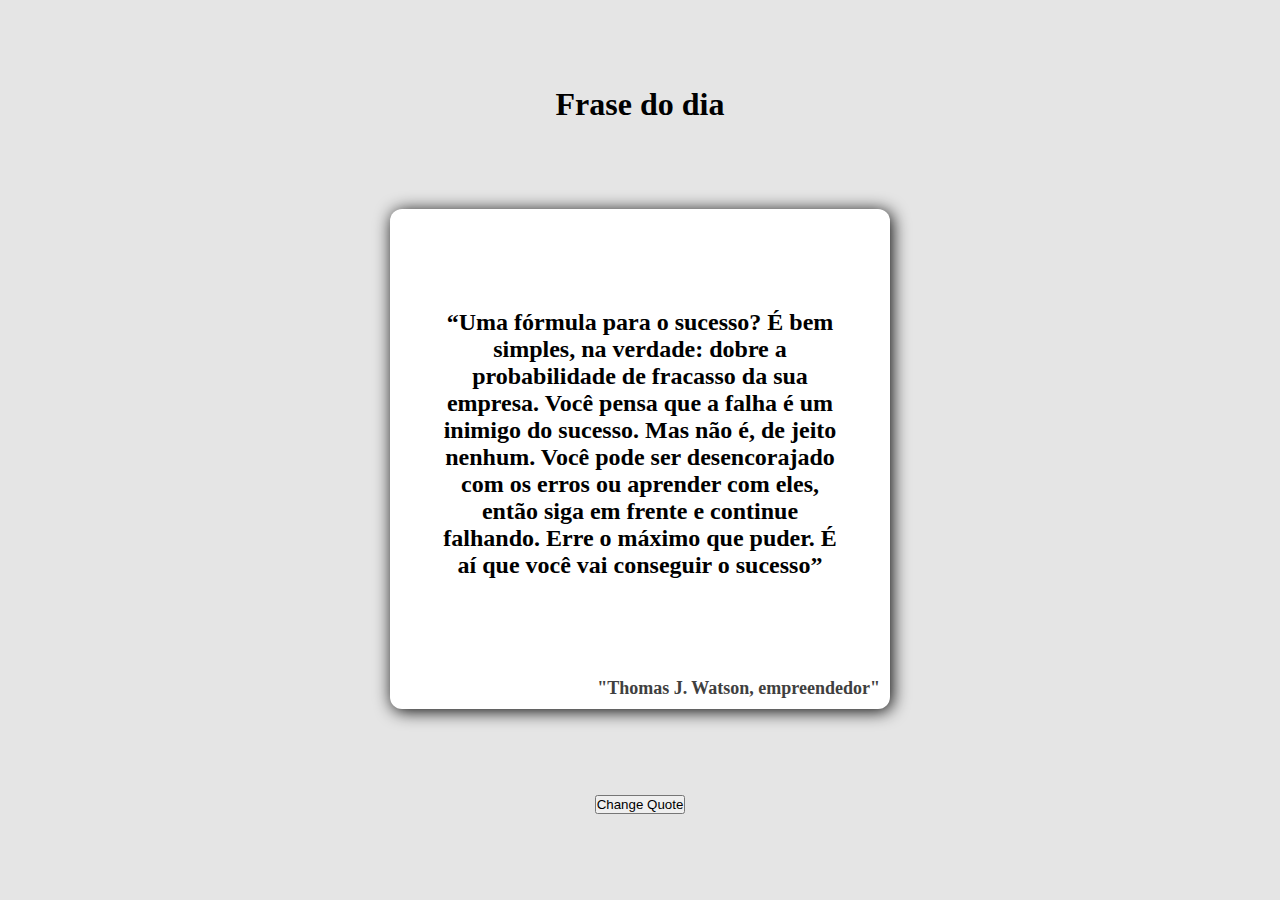
<file: casa-03/index.html>
<!DOCTYPE html>
<html lang="pt-BR">

<head>
    <meta charset="UTF-8">
    <meta http-equiv="X-UA-Compatible" content="IE=edge">
    <meta name="viewport" content="width=device-width, initial-scale=1.0">
    <link rel="stylesheet" href="styles.css">
    <title>Frase do Dia</title>
</head>

<body>
    <h1>Frase do dia</h1>
    <div class="card-box">
        <div class="quote-box">
            <h2 class="quote">“Uma fórmula para o sucesso? É bem simples, na verdade: dobre a probabilidade de fracasso
                da
                sua empresa. Você pensa que a falha é um inimigo do sucesso. Mas não é, de jeito nenhum. Você pode ser
                desencorajado com os erros ou aprender com eles, então siga em frente e continue falhando. Erre o máximo
                que
                puder. É aí que você vai conseguir o sucesso”</h2>
        </div>
        <p class="author">"Thomas J. Watson, empreendedor"</p>
    </div>
    <button type="button" onclick="changeQuote()">Change Quote</button>

    <script>
        const frases = ["“Se você traçar metas absurdamente altas e falhar, seu fracasso será muito melhor que o sucesso de todos” – James Cameron, cineasta", "“O sucesso normalmente vem para quem está ocupado demais para procurar por ele” – Henry David Thoreau, filósofo", "“A vida é melhor para aqueles que fazem o possível para ter o melhor – John Wooden, jogador e treinador de basquete", "“Os empreendedores falham, em média, 3,8 vezes antes do sucesso final. O que separa os bem-sucedidos dos outros é a persistência” – Lisa M. Amos, executiva", "“Se você não está disposto a arriscar, esteja disposto a uma vida comum” – Jim Rohn, empreendedor", "“Escolha uma ideia. Faça dessa ideia a sua vida. Pense nela, sonhe com ela, viva pensando nela. Deixe cérebro, músculos, nervos, todas as partes do seu corpo serem preenchidas com essa ideia. Esse é o caminho para o sucesso” – Swami Vivekananda, pensador hindu", "“Para de perseguir o dinheiro e comece a perseguir o sucesso” – Tony Hsieh, empreendedor", "“Todos os seus sonhos podem se tornar realidade se você tem coragem para persegui-los” – Walt Disney, desenhista e empreendedor", "“Ter sucesso é falhar repetidamente, mas sem perder o entusiasmo” – Winston Churchill, político", "“Sempre que você vir uma pessoa de sucesso, você sempre verá as glórias, nunca os sacrifícios que os levaram até ali” – Vaibhav Shah, pensador", "“Sucesso? Eu não sei o que isso significa. Eu sou feliz. A definição de sucesso varia de pessoa para pessoa Para mim, sucesso é paz anterior” – Denzel Washington, ator", "“Oportunidades não surgem. É você que as cria” – Chris Grosser, fotógrafo", "“Não tente ser uma pessoa de sucesso. Em vez disso, seja uma pessoa de valor” – Albert Einstein, físico", "“Não é o mais forte que sobrevive, nem o mais inteligente. Quem sobrevive é o mais disposto à mudança” – Charles Darwin, biólogo", "“A melhor vingança é um sucesso estrondoso” – Frank Sinatra, cantor", "“Eu não falhei. Só descobri 10 mil caminhos que não eram o certo” – Thomas Edison, inventor", "“Um homem de sucesso é aquele que cria uma parede com os tijolos que jogaram nele” – David Brinkley, jornalista", "“Ninguém pode fazer você se sentir inferior sem o seu consentimento” – Eleanor Roosevelt, primeira-dama dos EUA", "“O grande segredo de uma boa vida é encontrar qual é o seu destino. E realizá-lo” – Henry Ford, empreendedor", "“Se você está atravessando um inferno, continue atravessando” – Churchill", "“O que nos parece uma provação amarga pode ser uma bênção disfarçada” – Oscar Wilde, escritor", "“A distância entre a insanidade e a genialidade é medida pelo sucesso” – Bruce Feirstein, roteirista", "“Não tenha medo de desistir do bom para perseguir o ótimo” – John D. Rockefeller, empreendedor", "“A felicidade é uma borboleta que, sempre que perseguida, parecerá inatingível; no entanto, se você for paciente, ela pode pousar no seu ombro” – Nathaniel Hawthorne, escritor", "“Se você não pode explicar algo de forma simples, então você não entendeu muito bem o que tem a dizer” – Einstein", "“Há dois tipos de pessoa que vão te dizer que você não pode fazer a diferença neste mundo: as que têm medo de tentar e as que têm medo de que você se dê bem” – Ray Goforth, executivo", "“Comece de onde você está. Use o que você tiver. Faça o que você puder” – Arthur Ashe, tenista", "“As pessoas me perguntam qual é o papel que mais gostei de interpretar. Eu sempre respondo: o próximo” – Kevin Kline, ator", "“Descobri que, quanto mais eu trabalho, mais sorte eu pareço ter” – Thomas Jefferson, político", "“O ponto de partida de qualquer conquista é o desejo” – Napoleon Hill, assessor político", "“O sucesso é a soma de pequenos esforços repetidos dia após dia” – Robert Collier, escritor", "“Todo progresso acontece fora da zona de conforto” – Michael John Bobak", "“Coragem é a resistência e o domínio do medo, não a ausência dele” – Mark Twain, escritor", "“Só evite fazer algo hoje se você quiser morrer e deixar assuntos inacabados” – Pablo Picasso, pintor", "“O único lugar em que o sucesso vem antes do trabalho é no dicionário” – Vidal Sassoon, cabeleireiro", "“Não sei qual é a chave para o sucesso, mas a chave para o fracasso é tentar agradar a todos” – Bill Cosby, comediante", "“Embora ninguém possa voltar atrás e começar tudo de novo, qualquer um pode ter um ótimo final” – Carl Bard", "“Descobri que, se você tem vontade de viver e curiosidade, dormir não é a coisa mais importante” – Martha Stewart, apresentadora", "“Daqui a vinte anos, você não terá arrependimento das coisas que fez, mas das que deixou de fazer. Por isso, veleje longe do seu porto seguro. Pegue os ventos. Explore. Sonhe. Descubra” – Twain", "“O primeiro passo rumo ao sucesso é dado quando você se recusa ao ser um refém do ambiente em que se encontra” – Mark Caine, jornalista", "“Eu devo meu sucesso a meu hábito de respeitosamente ouvir conselhos e fazer exatamente o contrário” – G. K. Chesterton, escritor", "“Muitas das falhas da vida ocorrem quando não percebemos o quão próximos estávamos do sucesso na hora em que desistimos” – Edison", "“Quanto maior o artista, maior a dúvida. Confiança grande demais é algo destinados aos menos talentosos como um prêmio de consolação” – Robert Hughes, crítico de arte", "“Uma fórmula para o sucesso? É bem simples, na verdade: dobre a probabilidade de fracasso da sua empresa. Você pensa que a falha é um inimigo do sucesso. Mas não é, de jeito nenhum. Você pode ser desencorajado com os erros ou aprender com eles, então siga em frente e continue falhando. Erre o máximo que puder. É aí que você vai conseguir o sucesso” – Thomas J. Watson, empreendedor", "“Tenha em mente que o seu desejo em atingir o sucesso é mais importante que qualquer coisa” – Abraham Lincoln, político", "“Fique contente em agir. Deixe a fala para os outros” – Baltasar Gracián, filósofo", "Para conquistar o sucesso, você precisa aceitar todos os desafios que vierem na sua frente. Você não pode apenas aceitar os que você preferir” – Mike Gafka, palestrante", "“O guerreiro de sucesso é um homem médio, mas com um foco apurado como um raio laser” – Bruce Lee, ator", "“A lógica pode levar de um ponto A a um ponto B. A imaginação pode levar a qualquer lugar” – Einstein"];

        let refeito = [];

        for (x = 0; x < frases.length; x++) {
            let separador = frases[x].indexOf(" – ")
            refeito.push({
                frase: `${frases[x].slice(0, separador)}`,
                autor: `${frases[x].slice(separador + 3)}`,
                tamanho: `${frases[x].slice(0, separador).length}`
            })
        }

        refeito.sort((a, b) => b.tamanho - a.tamanho);

        let exibir1 = document.querySelector(".quote");
        let exibir2 = document.querySelector(".author");

        function changeQuote() {

            let y = Math.ceil(Math.random() * 100);

            while (y > refeito.length) {
                y = Math.ceil(Math.random() * 100);
            }
            exibir1.textContent = refeito[y].frase;
            exibir2.textContent = refeito[y].autor;
            
        }
    </script>
</body>

</html>
</file>
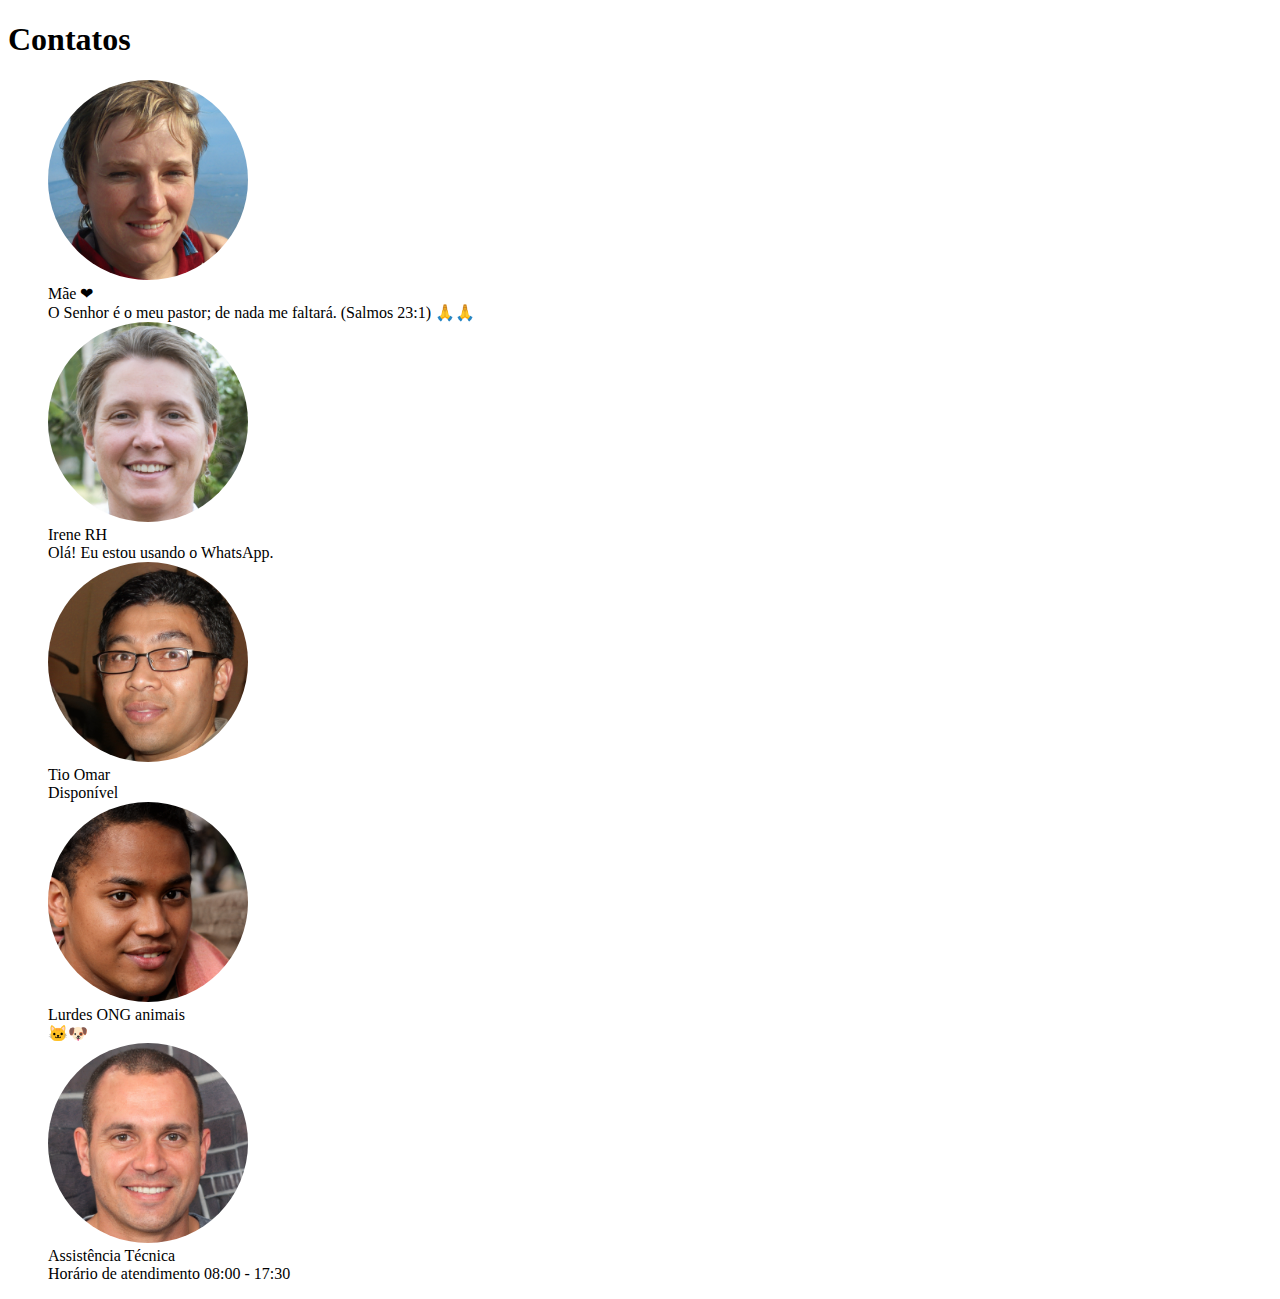
<file: casa-04/index.html>
<!DOCTYPE html>
<html lang="pt-br">

<head>
    <meta charset="UTF-8">
    <meta name="viewport" content="width=device-width, initial-scale=1.0">
    <title>Contatos</title>

    <style>
        img {
            width: 200px;
            height: 200px;
            border-radius: 50%;
        }

        ul {
            list-style: none;
        }
    </style>
</head>

<body>
    <h1>Contatos</h1>

    <ul class="contatos">
        <li>
            <img src="">
            <div class="informacao-contato">
                <div class="nome"></div>
                <div class="descricao"></div>
            </div>
        </li>
        <li>
            <img src="">
            <div class="informacao-contato">
                <div class="nome"></div>
                <div class="descricao"></div>
            </div>
        </li>
        <li>
            <img src="">
            <div class="informacao-contato">
                <div class="nome"></div>
                <div class="descricao"></div>
            </div>
        </li>
        <li>
            <img src="">
            <div class="informacao-contato">
                <div class="nome"></div>
                <div class="descricao"></div>
            </div>
        </li>
        <li>
            <img src="">
            <div class="informacao-contato">
                <div class="nome"></div>
                <div class="descricao"></div>
            </div>
        </li>
    </ul>
</body>

<script>
    const caminhoImagens = './assets';
    const contatos = [{
        mensagens: 1024,
        nome: 'Mãe ❤',
        descricao: 'O Senhor é o meu pastor; de nada me faltará. (Salmos 23:1) 🙏🙏',
        imagem: `${caminhoImagens}/alice.jpg`
    }, {
        mensagens: 645,
        nome: 'Tio Omar',
        descricao: 'Disponível',
        imagem: `${caminhoImagens}/omar.jpg`
    }, {
        mensagens: 877,
        nome: 'Irene RH',
        descricao: 'Olá! Eu estou usando o WhatsApp.',
        imagem: `${caminhoImagens}/irene.jpg`
    }, {
        mensagens: 30,
        nome: 'Otavio Carona',
        descricao: '',
        imagem: `${caminhoImagens}/otavio.jpg`
    }, {
        mensagens: 190,
        nome: 'Isaura',
        descricao: '🌞',
        imagem: `${caminhoImagens}/isaura.jpg`
    }, {
        mensagens: 249,
        nome: 'Assistência Técnica',
        descricao: 'Horário de atendimento 08:00 - 17:30',
        imagem: `${caminhoImagens}/tiago.jpg`
    }, {
        mensagens: 581,
        nome: 'Lurdes ONG animais',
        descricao: '🐱🐶',
        imagem: `${caminhoImagens}/lurdes.jpg`
    }];

    let lista = document.querySelectorAll("li");

    contatos.sort((a, b) => b.mensagens - a.mensagens);
    const top5 = contatos.slice(0, 5);

    for (x = 0; x < top5.length; x++) {
        lista[x].querySelector('img').src = top5[x].imagem;
        lista[x].querySelector('.nome').textContent = top5[x].nome;
        lista[x].querySelector('.descricao').textContent = top5[x].descricao;
    }
    
</script>
</html>
</file>
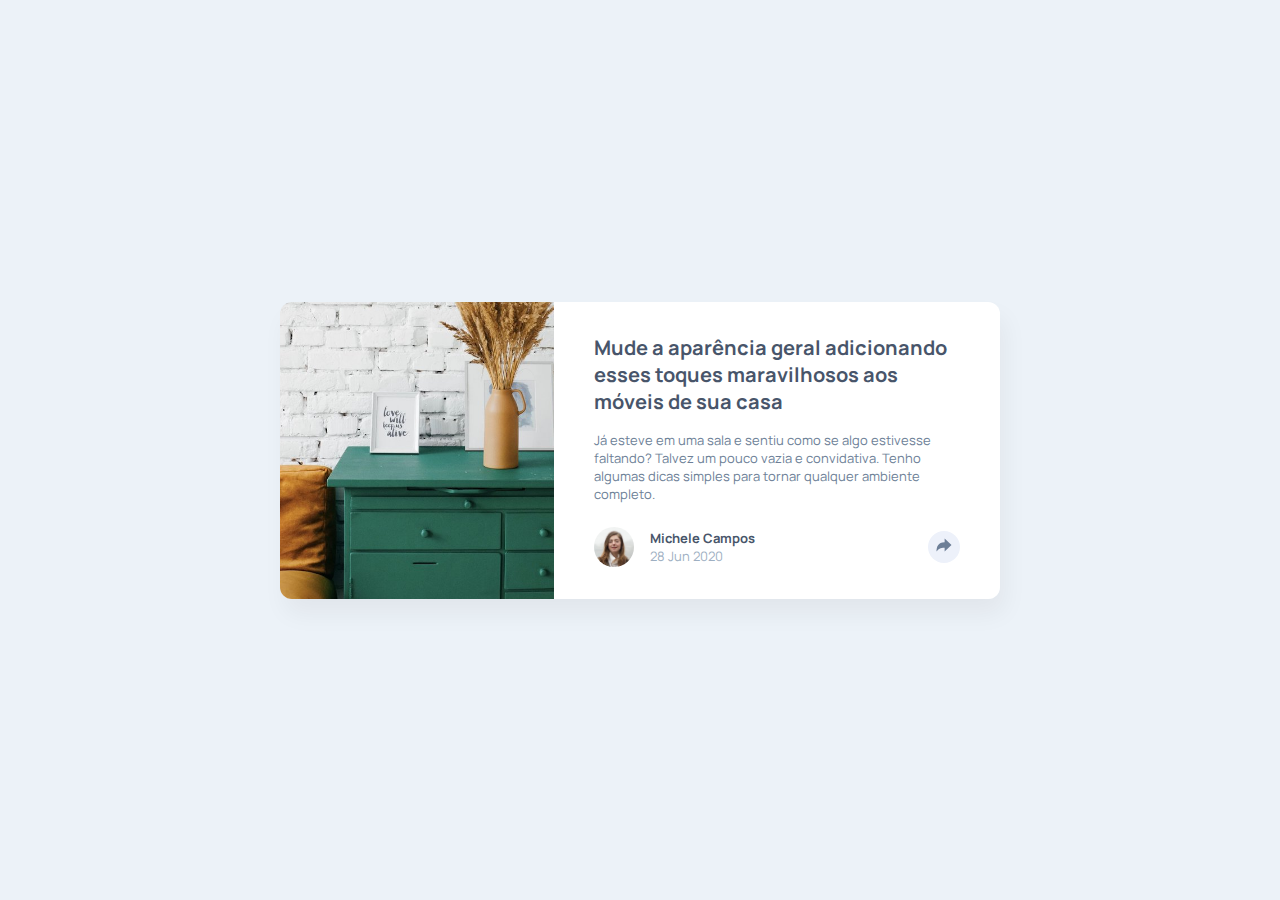
<file: classe-02/index.html>
<!DOCTYPE html>
<html lang="pt-br">

<head>
    <meta charset="UTF-8">
    <meta name="viewport" content="width=device-width, initial-scale=1.0">
    <title>Popup</title>
    <link href="https://fonts.googleapis.com/css2?family=Manrope:wght@500;700&display=swap" rel="stylesheet">
    <link rel="stylesheet" href="style.css">
</head>

<body>
    <div class="content-wrapper">
        <article class="card">
            <div class="card__img">
                <img src="./assets/drawers.jpg" alt="furniture">
            </div>
            <div class="card__text-wrapper">
                <h1 class="card__heading">Mude a aparência geral adicionando esses toques maravilhosos aos móveis de sua
                    casa</h1>
                <p class="card__paragraph">Já esteve em uma sala e sentiu como se algo estivesse faltando? Talvez um
                    pouco vazia e convidativa. Tenho algumas dicas simples para tornar qualquer ambiente completo.</p>
                <div class="card__footer-wrapper">
                    <img src="./assets/avatar-michelle.jpg" alt="author" class="author__img">
                    <div class="author__info">
                        <div class="author__name">Michele Campos</div>
                        <div class="author__date">28 Jun 2020</div>
                    </div>
                    <button onclick="mostrarPopup()" class="card__btn">
                        <svg xmlns='http://www.w3.org/2000/svg' class='ionicon' viewBox='0 0 512 512'>
                            <title>Seta</title>
                            <path d='M448 256L272 88v96C103.57 184 64 304.77 64 424c48.61-62.24 91.6-96 208-96v96z'
                                fill='none' />
                        </svg>
                    </button>
                    <div class="popup">
                        <div class="popup__text">compartilhar</div>
                        <div class="popup__icons">
                            <a href="#">
                                <svg xmlns='http://www.w3.org/2000/svg' class='ionicon' viewBox='0 0 512 512'>
                                    <title>Logo Facebook</title>
                                    <path
                                        d='M480 257.35c0-123.7-100.3-224-224-224s-224 100.3-224 224c0 111.8 81.9 204.47 189 221.29V322.12h-56.89v-64.77H221V208c0-56.13 33.45-87.16 84.61-87.16 24.51 0 50.15 4.38 50.15 4.38v55.13H327.5c-27.81 0-36.51 17.26-36.51 35v42h62.12l-9.92 64.77H291v156.54c107.1-16.81 189-109.48 189-221.31z'
                                        fill-rule='evenodd' />
                                </svg>
                            </a>

                            <a href="#">
                                <svg xmlns="http://www.w3.org/2000/svg" width="20" height="17" viewBox='0 0 20 17'
                                    class='twitter'>
                                    <title>Logo Twitter</title>
                                    <path
                                        d="M20 2.172a8.192 8.192 0 01-2.357.646 4.11 4.11 0 001.804-2.27 8.22 8.22 0 01-2.605.996A4.096 4.096 0 0013.847.248c-2.65 0-4.596 2.472-3.998 5.037A11.648 11.648 0 011.392 1a4.109 4.109 0 001.27 5.478 4.086 4.086 0 01-1.858-.513c-.045 1.9 1.318 3.679 3.291 4.075a4.113 4.113 0 01-1.853.07 4.106 4.106 0 003.833 2.849A8.25 8.25 0 010 14.658a11.616 11.616 0 006.29 1.843c7.618 0 11.922-6.434 11.663-12.205A8.354 8.354 0 0020 2.172z" />
                                </svg>
                            </a>

                            <a href="#">
                                <svg xmlns='http://www.w3.org/2000/svg' class='ionicon' viewBox='0 0 512 512'>
                                    <title>Logo Pinterest</title>
                                    <path
                                        d='M256.05 32c-123.7 0-224 100.3-224 224 0 91.7 55.2 170.5 134.1 205.2-.6-15.6-.1-34.4 3.9-51.4 4.3-18.2 28.8-122.1 28.8-122.1s-7.2-14.3-7.2-35.4c0-33.2 19.2-58 43.2-58 20.4 0 30.2 15.3 30.2 33.6 0 20.5-13.1 51.1-19.8 79.5-5.6 23.8 11.9 43.1 35.4 43.1 42.4 0 71-54.5 71-119.1 0-49.1-33.1-85.8-93.2-85.8-67.9 0-110.3 50.7-110.3 107.3 0 19.5 5.8 33.3 14.8 43.9 4.1 4.9 4.7 6.9 3.2 12.5-1.1 4.1-3.5 14-4.6 18-1.5 5.7-6.1 7.7-11.2 5.6-31.3-12.8-45.9-47-45.9-85.6 0-63.6 53.7-139.9 160.1-139.9 85.5 0 141.8 61.9 141.8 128.3 0 87.9-48.9 153.5-120.9 153.5-24.2 0-46.9-13.1-54.7-27.9 0 0-13 51.6-15.8 61.6-4.7 17.3-14 34.5-22.5 48a225.13 225.13 0 0063.5 9.2c123.7 0 224-100.3 224-224S379.75 32 256.05 32z' />
                                </svg>
                            </a>
                        </div>
                    </div>
                </div>
            </div>
        </article>
    </div>
</body>

<script>
    const revealShow = document.querySelector(".popup");
    function mostrarPopup() {
        revealShow.classList.toggle("show")
    }
</script>

</html>
</file>
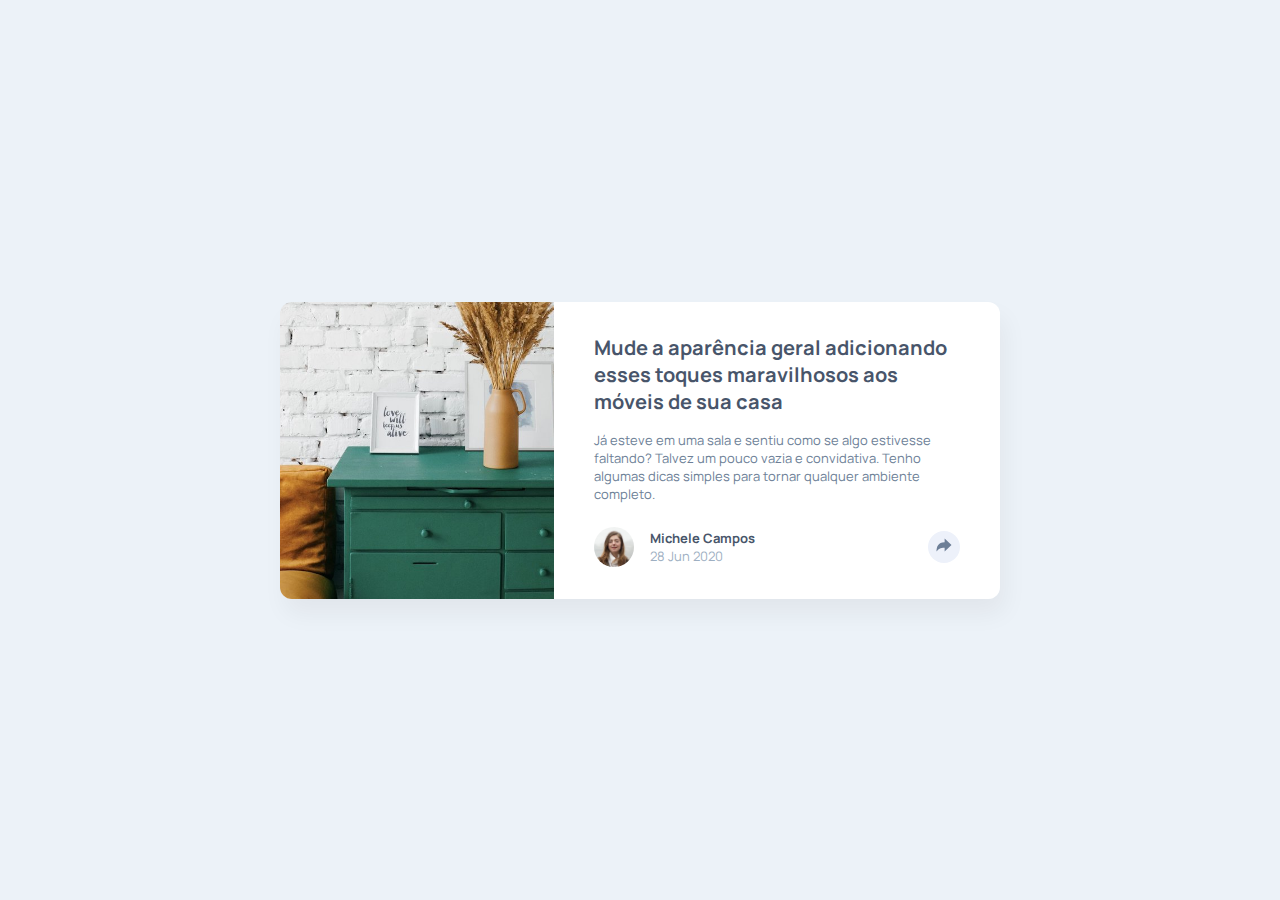
<file: classe-05/index.html>
<!DOCTYPE html>
<html lang="pt-br">

    <head>
        <meta charset="UTF-8">
        <meta name="viewport" content="width=device-width, initial-scale=1.0">
        <title>Popup</title>
        <link href="https://fonts.googleapis.com/css2?family=Manrope:wght@500;700&display=swap" rel="stylesheet">
        <link rel="stylesheet" href="style.css">
    </head>

    <body>
        <div class="content-wrapper">
            <article class="card">
                <div class="card__img">
                    <img src="./assets/drawers.jpg" alt="furniture">
                </div>
                <div class="card__text-wrapper">
                    <h1 class="card__heading">Mude a aparência geral adicionando esses toques maravilhosos aos móveis de sua casa</h1>
                    <p class="card__paragraph">Já esteve em uma sala e sentiu como se algo estivesse faltando? Talvez um pouco vazia e convidativa. Tenho algumas dicas simples para tornar qualquer ambiente completo.</p>
                    <div class="card__footer-wrapper">
                        <img src="./assets/avatar-michelle.jpg" alt="author" class="author__img">
                        <div class="author__info">
                            <div class="author__name">Michele Campos</div>
                            <div class="author__date">28 Jun 2020</div>
                        </div>
                        <button onclick="mostrarPopup()" class="card__btn">
                            <svg xmlns='http://www.w3.org/2000/svg' class='ionicon' viewBox='0 0 512 512'>
                                <title>Seta</title>
                                <path d='M448 256L272 88v96C103.57 184 64 304.77 64 424c48.61-62.24 91.6-96 208-96v96z' fill='none' />
                            </svg>
                        </button>
                        <div class="popup">
                            <div class="popup__text">compartilhar</div>
                            <div class="popup__icons">
                                <a href="#">
                                    <svg xmlns='http://www.w3.org/2000/svg' class='ionicon' viewBox='0 0 512 512'>
                                        <title>Logo Facebook</title>
                                        <path d='M480 257.35c0-123.7-100.3-224-224-224s-224 100.3-224 224c0 111.8 81.9 204.47 189 221.29V322.12h-56.89v-64.77H221V208c0-56.13 33.45-87.16 84.61-87.16 24.51 0 50.15 4.38 50.15 4.38v55.13H327.5c-27.81 0-36.51 17.26-36.51 35v42h62.12l-9.92 64.77H291v156.54c107.1-16.81 189-109.48 189-221.31z' fill-rule='evenodd' />
                                    </svg>
                                </a>

                                <a href="#">
                                    <svg xmlns="http://www.w3.org/2000/svg" width="20" height="17" viewBox='0 0 20 17' class='twitter'>
                                        <title>Logo Twitter</title>
                                        <path d="M20 2.172a8.192 8.192 0 01-2.357.646 4.11 4.11 0 001.804-2.27 8.22 8.22 0 01-2.605.996A4.096 4.096 0 0013.847.248c-2.65 0-4.596 2.472-3.998 5.037A11.648 11.648 0 011.392 1a4.109 4.109 0 001.27 5.478 4.086 4.086 0 01-1.858-.513c-.045 1.9 1.318 3.679 3.291 4.075a4.113 4.113 0 01-1.853.07 4.106 4.106 0 003.833 2.849A8.25 8.25 0 010 14.658a11.616 11.616 0 006.29 1.843c7.618 0 11.922-6.434 11.663-12.205A8.354 8.354 0 0020 2.172z" />
                                    </svg>
                                </a>

                                <a href="#">
                                    <svg xmlns='http://www.w3.org/2000/svg' class='ionicon' viewBox='0 0 512 512'>
                                        <title>Logo Pinterest</title>
                                        <path d='M256.05 32c-123.7 0-224 100.3-224 224 0 91.7 55.2 170.5 134.1 205.2-.6-15.6-.1-34.4 3.9-51.4 4.3-18.2 28.8-122.1 28.8-122.1s-7.2-14.3-7.2-35.4c0-33.2 19.2-58 43.2-58 20.4 0 30.2 15.3 30.2 33.6 0 20.5-13.1 51.1-19.8 79.5-5.6 23.8 11.9 43.1 35.4 43.1 42.4 0 71-54.5 71-119.1 0-49.1-33.1-85.8-93.2-85.8-67.9 0-110.3 50.7-110.3 107.3 0 19.5 5.8 33.3 14.8 43.9 4.1 4.9 4.7 6.9 3.2 12.5-1.1 4.1-3.5 14-4.6 18-1.5 5.7-6.1 7.7-11.2 5.6-31.3-12.8-45.9-47-45.9-85.6 0-63.6 53.7-139.9 160.1-139.9 85.5 0 141.8 61.9 141.8 128.3 0 87.9-48.9 153.5-120.9 153.5-24.2 0-46.9-13.1-54.7-27.9 0 0-13 51.6-15.8 61.6-4.7 17.3-14 34.5-22.5 48a225.13 225.13 0 0063.5 9.2c123.7 0 224-100.3 224-224S379.75 32 256.05 32z' />
                                    </svg>
                                </a>
                            </div>
                        </div>
                    </div>
                </div>
            </article>
        </div>
    </body>

    <script>
    </script>

</html>
</file>
<file: casa-03/styles.css>
* {
    margin: 0;
    padding: 0;
    box-sizing: border-box;
}

body {
    background-color: #e5e5e5;
    display: flex;
    flex-direction: column;
    align-items: center;
    justify-content: space-evenly;
    min-width: 100vw;
    min-height: 100vh;
}

.card-box {
    background-color: #ffffff;
    width:  500px;
    height: 500px;
    border-radius: 12px;
    box-shadow: 2px 2px 17px 0px black;
    display: flex;
    flex-direction: column;
}

.quote-box{
    width: 80%;
    height: 80%;
    margin: auto;
    display: flex;
    justify-content: center;
    align-items: center;
}

.quote {
    font-size: 24px;
    text-align: center;
}

.author {
    text-align: right;
    font-size: 18px;
    font-weight: bold;
    padding: 0 10px 10px;
    color: #404040;
}
</file>
<file: classe-02/style.css>
:root {
    --color-very-dark-greyish-blue: hsl(217, 19%, 35%);
    --color-desaturated-dark-blue: hsl(214, 17%, 51%);
    --color-greyish-blue: hsl(212, 23%, 69%);
    --color-light-greyish-blue: hsl(210, 46%, 95%);
}

html {
    box-sizing: border-box;
    font-size: 50%;
}

*,
*::before,
*::after {
    box-sizing: inherit;
    margin: 0;
    padding: 0;
}

body {
    display: flex;
    align-items: center;
    justify-content: center;
    min-height: 100vh;
    width: 100vw;
    background-color: var(--color-light-greyish-blue);
    font-family: 'Manrope', sans-serif;
    font-size: 1.625rem;
}

.content-wrapper {
    padding: 3rem;
}

.card {
    position: relative;
    display: flex;
    flex-direction: column;
    max-width: 40.875rem;
    border-radius: 1.5rem;
    box-shadow: 5px 15px 25px rgba(36, 25, 25, 0.05);
}

@media only screen and (min-width: 1000px) {
    .card {
        flex-direction: row;
        max-width: 90rem;
    }
}

.card__img {
    height: 26rem;
    border-top-left-radius: 1.5rem;
    border-top-right-radius: 1.5rem;
    overflow: hidden;
}

@media only screen and (min-width: 1000px) {
    .card__img {
        height: auto;
        flex-basis: 110%;
        border-bottom-left-radius: 1.5rem;
        border-top-right-radius: 0;
    }
}

.card__img img {
    object-fit: cover;
    object-position: 0 0;
    height: 100%;
    width: 100%;
}

.card__text-wrapper {
    padding: 4rem;
    padding-bottom: 1.5rem;
    background-color: white;
    border-bottom-left-radius: 1.5rem;
    border-bottom-right-radius: 1.5rem;
}

@media only screen and (min-width: 1000px) {
    .card__text-wrapper {
        padding: 4rem 5rem;
        border-top-right-radius: 1.5rem;
        border-bottom-left-radius: 0;
    }
}

.card__heading {
    margin-bottom: 2rem;
    color: var(--color-very-dark-greyish-blue);
    font-size: 2rem;
}

@media only screen and (min-width: 1000px) {
    .card__heading {
        font-size: 2.5rem;
    }
}

.card__paragraph {
    margin-bottom: 3rem;
    color: var(--color-desaturated-dark-blue);
}

.card__footer-wrapper {
    display: flex;
    align-items: center;
}

.card .author__img {
    width: 5rem;
    margin-right: 2rem;
    border-radius: 50%;
}

.card .author__info {
    margin-right: auto;
}

.card .author__name {
    color: var(--color-very-dark-greyish-blue);
    font-weight: 700;
}

.card .author__date {
    color: var(--color-greyish-blue);
}

.card__btn {
    position: relative;
    height: 4rem;
    width: 4rem;
    border: none;
    border-radius: 50%;
    background-color: #edf1fa;
    outline: none;
    cursor: pointer;
    z-index: 5;
}

.card__btn:hover {
    background-color: #c4c8cf;
}

.card__btn svg {
    height: auto;
    width: 2.5rem;
}

.card__btn svg * {
    fill: var(--color-desaturated-dark-blue);
}

.popup {
    position: absolute;
    left: 0;
    bottom: 0;
    width: 100%;
    display: none;
    align-items: center;
    padding: 2.125rem 4rem;
    border-bottom-left-radius: 1.5rem;
    border-bottom-right-radius: 1.5rem;
    background-color: var(--color-very-dark-greyish-blue);
    z-index: 3;
}

@media only screen and (min-width: 1000px) {
    .popup {
        left: 73%;
        bottom: 11rem;
        width: auto;
        padding: 1.75rem 3.5rem;
        border-radius: 1rem;
    }
    .popup::after {
        content: '';
        position: absolute;
        bottom: -2rem;
        left: 50%;
        transform: translate(-50%);
        width: 0;
        height: 0;
        border-left: 20px solid transparent;
        border-right: 20px solid transparent;
        border-top: 20px solid var(--color-very-dark-greyish-blue);
    }
}

.popup__text {
    margin-right: 2rem;
    color: white;
    font-size: 1.5rem;
    letter-spacing: .2rem;
    text-transform: uppercase;
}

.popup__icons {
    display: flex;
    align-items: center;
}

.popup__icons a:not(:last-child) {
    margin-right: 1.5rem;
}

.popup__icons a svg {
    height: 3rem;
    width: auto;
}

.popup__icons a svg * {
    fill: white;
}

.popup__icons a svg:hover * {
    fill: #c7ccd1;
}

.popup__icons a .twitter {
    height: 2.375rem;
}

.popup.show {
    display: flex;
}
</file>
<file: classe-05/style.css>
:root {
    --color-very-dark-greyish-blue: hsl(217, 19%, 35%);
    --color-desaturated-dark-blue: hsl(214, 17%, 51%);
    --color-greyish-blue: hsl(212, 23%, 69%);
    --color-light-greyish-blue: hsl(210, 46%, 95%);
}

html {
    box-sizing: border-box;
    font-size: 50%;
}

*,
*::before,
*::after {
    box-sizing: inherit;
    margin: 0;
    padding: 0;
}

body {
    display: flex;
    align-items: center;
    justify-content: center;
    min-height: 100vh;
    width: 100vw;
    background-color: var(--color-light-greyish-blue);
    font-family: 'Manrope', sans-serif;
    font-size: 1.625rem;
}

.content-wrapper {
    padding: 3rem;
}

.card {
    position: relative;
    display: flex;
    flex-direction: column;
    max-width: 40.875rem;
    border-radius: 1.5rem;
    box-shadow: 5px 15px 25px rgba(36, 25, 25, 0.05);
}

@media only screen and (min-width: 1000px) {
    .card {
        flex-direction: row;
        max-width: 90rem;
    }
}

.card__img {
    height: 26rem;
    border-top-left-radius: 1.5rem;
    border-top-right-radius: 1.5rem;
    overflow: hidden;
}

@media only screen and (min-width: 1000px) {
    .card__img {
        height: auto;
        flex-basis: 110%;
        border-bottom-left-radius: 1.5rem;
        border-top-right-radius: 0;
    }
}

.card__img img {
    object-fit: cover;
    object-position: 0 0;
    height: 100%;
    width: 100%;
}

.card__text-wrapper {
    padding: 4rem;
    padding-bottom: 1.5rem;
    background-color: white;
    border-bottom-left-radius: 1.5rem;
    border-bottom-right-radius: 1.5rem;
}

@media only screen and (min-width: 1000px) {
    .card__text-wrapper {
        padding: 4rem 5rem;
        border-top-right-radius: 1.5rem;
        border-bottom-left-radius: 0;
    }
}

.card__heading {
    margin-bottom: 2rem;
    color: var(--color-very-dark-greyish-blue);
    font-size: 2rem;
}

@media only screen and (min-width: 1000px) {
    .card__heading {
        font-size: 2.5rem;
    }
}

.card__paragraph {
    margin-bottom: 3rem;
    color: var(--color-desaturated-dark-blue);
}

.card__footer-wrapper {
    display: flex;
    align-items: center;
}

.card .author__img {
    width: 5rem;
    margin-right: 2rem;
    border-radius: 50%;
}

.card .author__info {
    margin-right: auto;
}

.card .author__name {
    color: var(--color-very-dark-greyish-blue);
    font-weight: 700;
}

.card .author__date {
    color: var(--color-greyish-blue);
}

.card__btn {
    position: relative;
    height: 4rem;
    width: 4rem;
    border: none;
    border-radius: 50%;
    background-color: #edf1fa;
    outline: none;
    cursor: pointer;
    z-index: 5;
}

.card__btn:hover {
    background-color: #c4c8cf;
}

.card__btn svg {
    height: auto;
    width: 2.5rem;
}

.card__btn svg * {
    fill: var(--color-desaturated-dark-blue);
}

.popup {
    position: absolute;
    left: 0;
    bottom: 0;
    width: 100%;
    display: none;
    align-items: center;
    padding: 2.125rem 4rem;
    border-bottom-left-radius: 1.5rem;
    border-bottom-right-radius: 1.5rem;
    background-color: var(--color-very-dark-greyish-blue);
    z-index: 3;
}

@media only screen and (min-width: 1000px) {
    .popup {
        left: 73%;
        bottom: 11rem;
        width: auto;
        padding: 1.75rem 3.5rem;
        border-radius: 1rem;
    }
    .popup::after {
        content: '';
        position: absolute;
        bottom: -2rem;
        left: 50%;
        transform: translate(-50%);
        width: 0;
        height: 0;
        border-left: 20px solid transparent;
        border-right: 20px solid transparent;
        border-top: 20px solid var(--color-very-dark-greyish-blue);
    }
}

.popup__text {
    margin-right: 2rem;
    color: white;
    font-size: 1.5rem;
    letter-spacing: .2rem;
    text-transform: uppercase;
}

.popup__icons {
    display: flex;
    align-items: center;
}

.popup__icons a:not(:last-child) {
    margin-right: 1.5rem;
}

.popup__icons a svg {
    height: 3rem;
    width: auto;
}

.popup__icons a svg * {
    fill: white;
}

.popup__icons a svg:hover * {
    fill: #c7ccd1;
}

.popup__icons a .twitter {
    height: 2.375rem;
}

.popup.show {
    display: flex;
}
</file>
